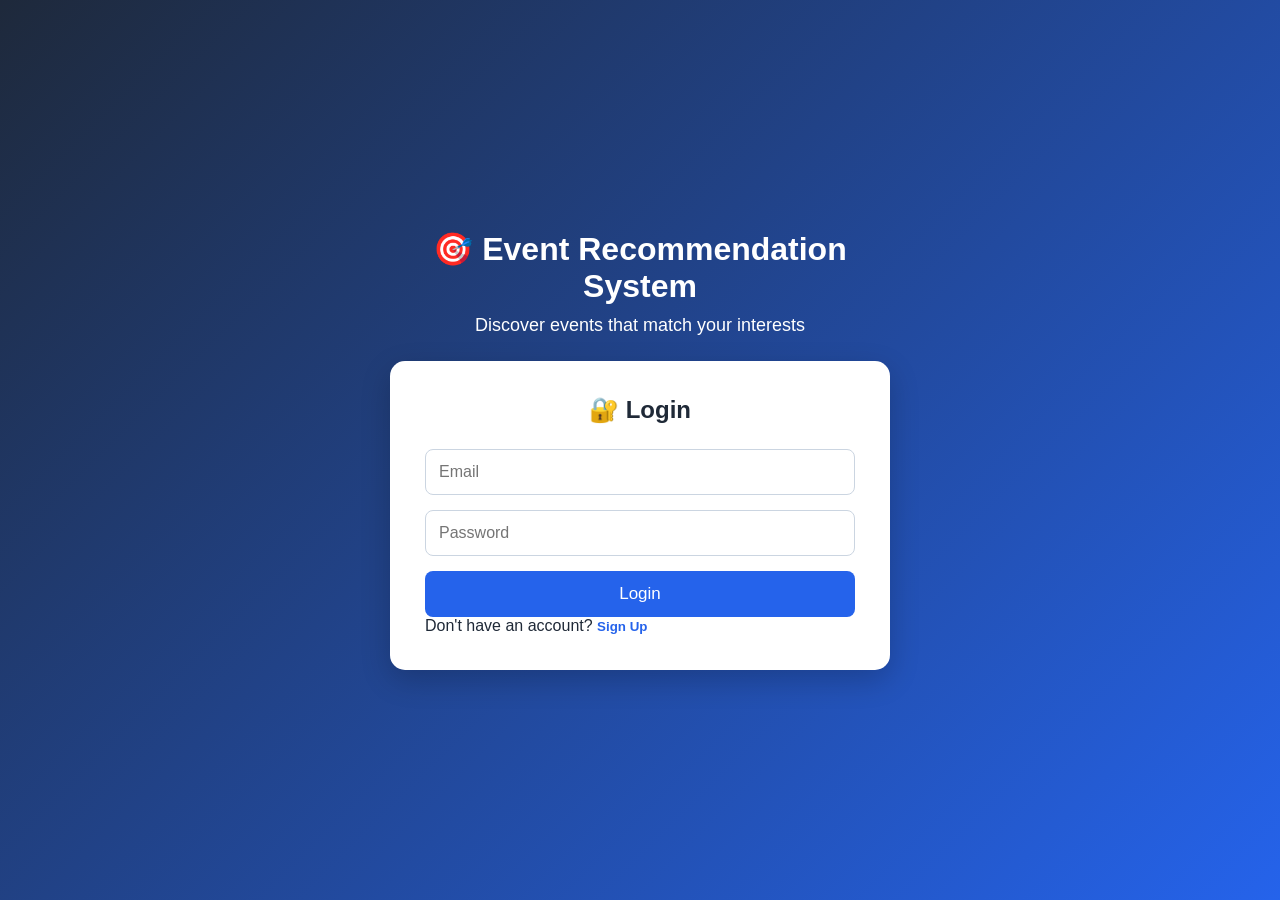
<file: frontend.js/index.html>
<!DOCTYPE html>
<html lang="en">

<head>
    <meta charset="UTF-8">
    <meta name="viewport" content="width=device-width, initial-scale=1.0">

    <title>Event Recommendation System</title>

    <link rel="stylesheet" href="style.css">
</head>

<body class="auth-body">

    <div class="auth-container">

        <div class="auth-header">
            <h1>🎯 Event Recommendation System</h1>
            <p>Discover events that match your interests</p>
        </div>

        <!-- LOGIN -->

        <div id="loginBox" class="auth-card">

            <h2>🔐 Login</h2>

            <form id="loginForm">

                <input
                    type="email"
                    id="loginEmail"
                    placeholder="Email"
                    required
                >

                <input
                    type="password"
                    id="loginPassword"
                    placeholder="Password"
                    required
                >

                <button type="submit">
                    Login
                </button>

            </form>

            <p id="loginMessage"></p>

            <p>
                Don't have an account?
                <button
                    class="link-button"
                    onclick="showSignup()">
                    Sign Up
                </button>
            </p>

        </div>


        <!-- SIGNUP -->

        <div id="signupBox" class="auth-card hidden">

            <h2>📝 Create Account</h2>

            <form id="signupForm">

                <input
                    type="text"
                    id="signupName"
                    placeholder="Full Name"
                    required
                >

                <input
                    type="email"
                    id="signupEmail"
                    placeholder="Email"
                    required
                >

                <input
                    type="password"
                    id="signupPassword"
                    placeholder="Password"
                    required
                >

                <button type="submit">
                    Create Account
                </button>

            </form>

            <p id="signupMessage"></p>

            <p>
                Already have an account?

                <button
                    class="link-button"
                    onclick="showLogin()">
                    Login
                </button>
            </p>

        </div>

    </div>

    <script src="script.js"></script>

</body>

</html>
</file>
<file: frontend.js/style.css>
* {
    box-sizing: border-box;
    margin: 0;
    padding: 0;
}


body {
    font-family: Arial, sans-serif;
    background: #f4f6f9;
    color: #1f2937;
}


/* =========================
   NAVIGATION
========================= */

nav {
    background: #1e293b;
    color: white;

    padding: 18px 40px;

    display: flex;
    justify-content: space-between;
    align-items: center;

    flex-wrap: wrap;

    gap: 20px;
}


.nav-title {
    font-size: 22px;
    font-weight: bold;
}


.nav-links {
    display: flex;
    align-items: center;
    gap: 18px;
    flex-wrap: wrap;
}


.nav-links a {
    color: white;
    text-decoration: none;
    font-weight: bold;
}


.nav-links a:hover {
    color: #60a5fa;
}


.nav-links button {
    background: #ef4444;
    color: white;
    border: none;

    padding: 9px 15px;

    border-radius: 7px;

    cursor: pointer;
}


.nav-links button:hover {
    background: #dc2626;
}


/* =========================
   CONTAINER
========================= */

.container {
    max-width: 1200px;

    margin: auto;

    padding: 40px 25px;
}


.page-header {
    margin-bottom: 30px;
}


.page-header h1 {
    font-size: 34px;
    margin-bottom: 10px;
}


.page-header p {
    color: #64748b;
    font-size: 18px;
}


/* =========================
   AUTH
========================= */

.auth-body {
    min-height: 100vh;

    display: flex;

    justify-content: center;

    align-items: center;

    background: linear-gradient(
        135deg,
        #1e293b,
        #2563eb
    );
}


.auth-container {
    width: 100%;
    max-width: 500px;
}


.auth-header {
    text-align: center;

    color: white;

    margin-bottom: 25px;
}


.auth-header h1 {
    font-size: 32px;

    margin-bottom: 10px;
}


.auth-header p {
    font-size: 18px;
}


.auth-card {
    background: white;

    padding: 35px;

    border-radius: 15px;

    box-shadow:
        0 10px 30px rgba(0,0,0,0.2);
}


.auth-card h2 {
    margin-bottom: 25px;

    text-align: center;
}


.auth-card input {
    width: 100%;

    padding: 13px;

    margin-bottom: 15px;

    border: 1px solid #cbd5e1;

    border-radius: 8px;

    font-size: 16px;
}


.auth-card form button {
    width: 100%;

    padding: 13px;

    border: none;

    border-radius: 8px;

    background: #2563eb;

    color: white;

    font-size: 17px;

    cursor: pointer;
}


.auth-card form button:hover {
    background: #1d4ed8;
}


.link-button {
    background: none;

    border: none;

    color: #2563eb;

    cursor: pointer;

    font-weight: bold;
}


.hidden {
    display: none;
}


/* =========================
   WELCOME
========================= */

.welcome {
    background: white;

    padding: 30px;

    border-radius: 15px;

    margin-bottom: 30px;

    box-shadow:
        0 3px 12px rgba(0,0,0,0.08);
}


.welcome h1 {
    margin-bottom: 10px;
}


/* =========================
   STATISTICS
========================= */

.stats {
    display: grid;

    grid-template-columns:
        repeat(4, 1fr);

    gap: 20px;

    margin-bottom: 40px;
}


.stat-card {
    background: white;

    padding: 25px;

    border-radius: 12px;

    text-align: center;

    box-shadow:
        0 3px 12px rgba(0,0,0,0.08);
}


.stat-card h2 {
    font-size: 35px;

    color: #2563eb;

    margin-bottom: 8px;
}


/* =========================
   QUICK ACTIONS
========================= */

.quick-grid {
    display: grid;

    grid-template-columns:
        repeat(4, 1fr);

    gap: 20px;

    margin: 20px 0 40px;
}


.quick-card {
    background: white;

    padding: 25px;

    border-radius: 12px;

    text-decoration: none;

    color: #1f2937;

    box-shadow:
        0 3px 12px rgba(0,0,0,0.08);

    transition: 0.2s;
}


.quick-card:hover {
    transform: translateY(-4px);

    box-shadow:
        0 8px 20px rgba(0,0,0,0.12);
}


.quick-card h3 {
    margin: 10px 0;
}


/* =========================
   EVENT GRID
========================= */

.event-grid {
    display: grid;

    grid-template-columns:
        repeat(3, 1fr);

    gap: 22px;

    margin: 20px 0 40px;
}


.event-card {
    background: white;

    border-radius: 13px;

    padding: 22px;

    box-shadow:
        0 3px 12px rgba(0,0,0,0.08);
}


.event-card h3 {
    color: #1e293b;

    margin-bottom: 12px;
}


.event-card p {
    margin: 8px 0;

    color: #475569;
}


.event-score {
    display: inline-block;

    background: #dcfce7;

    color: #166534;

    padding: 6px 10px;

    border-radius: 20px;

    font-weight: bold;

    margin: 10px 0;
}


/* =========================
   BUTTONS
========================= */

.primary-button,
.event-card button,
.search-box button {

    background: #2563eb;

    color: white;

    border: none;

    padding: 10px 15px;

    border-radius: 7px;

    cursor: pointer;

    margin-top: 8px;
}


.primary-button:hover,
.event-card button:hover,
.search-box button:hover {
    background: #1d4ed8;
}


.secondary-button {
    background: #64748b;
}


/* =========================
   SEARCH
========================= */

.search-box {
    background: white;

    padding: 20px;

    border-radius: 12px;

    margin-bottom: 35px;

    display: flex;

    gap: 10px;

    flex-wrap: wrap;
}


.search-box input {
    flex: 1;

    min-width: 250px;

    padding: 12px;

    border: 1px solid #cbd5e1;

    border-radius: 7px;

    font-size: 16px;
}


/* =========================
   FORMS
========================= */

.form-card {
    max-width: 650px;

    background: white;

    padding: 30px;

    border-radius: 15px;

    box-shadow:
        0 3px 12px rgba(0,0,0,0.08);

    margin-bottom: 40px;
}


.form-card label {
    display: block;

    font-weight: bold;

    margin: 15px 0 7px;
}


.form-card input,
.form-card select {

    width: 100%;

    padding: 12px;

    border: 1px solid #cbd5e1;

    border-radius: 7px;

    font-size: 16px;
}


.form-card button {
    margin-top: 25px;

    padding: 13px 20px;

    background: #2563eb;

    color: white;

    border: none;

    border-radius: 8px;

    cursor: pointer;

    font-size: 16px;
}


.form-card button:hover {
    background: #1d4ed8;
}


.form-card small {
    color: #64748b;
}


/* =========================
   NOTIFICATIONS
========================= */

.notification-list {
    display: flex;

    flex-direction: column;

    gap: 12px;

    margin-top: 20px;
}


.notification {
    background: white;

    padding: 18px;

    border-left: 5px solid #2563eb;

    border-radius: 8px;

    box-shadow:
        0 2px 8px rgba(0,0,0,0.06);
}


/* =========================
   MESSAGES
========================= */

.success {
    color: #15803d;

    font-weight: bold;

    margin-top: 15px;
}


.error {
    color: #dc2626;

    font-weight: bold;

    margin-top: 15px;
}


/* =========================
   RESPONSIVE
========================= */

@media (max-width: 900px) {

    .event-grid {
        grid-template-columns:
            repeat(2, 1fr);
    }

    .stats {
        grid-template-columns:
            repeat(2, 1fr);
    }

    .quick-grid {
        grid-template-columns:
            repeat(2, 1fr);
    }

}


@media (max-width: 600px) {

    nav {
        padding: 15px;
    }

    .nav-links {
        gap: 10px;
    }

    .event-grid {
        grid-template-columns: 1fr;
    }

    .stats {
        grid-template-columns: 1fr;
    }

    .quick-grid {
        grid-template-columns: 1fr;
    }

    .container {
        padding: 25px 15px;
    }

}
</file>
